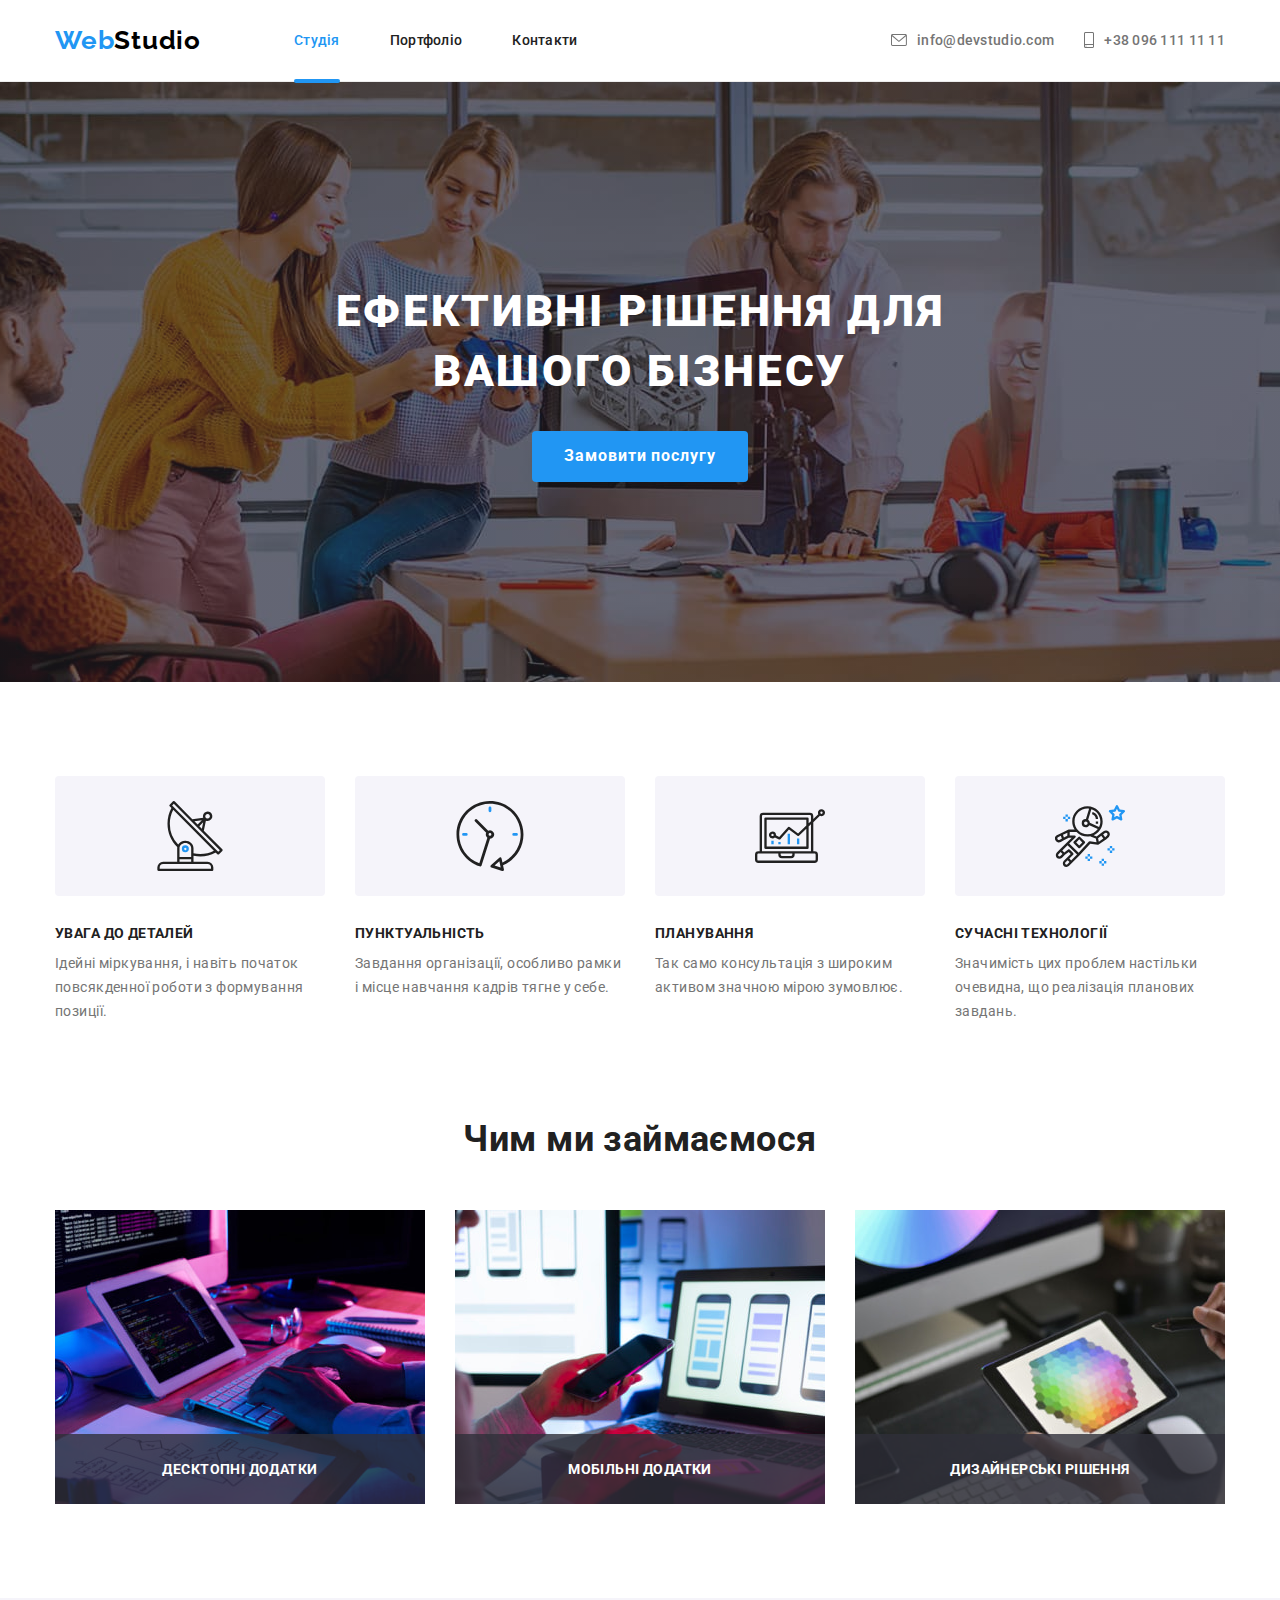
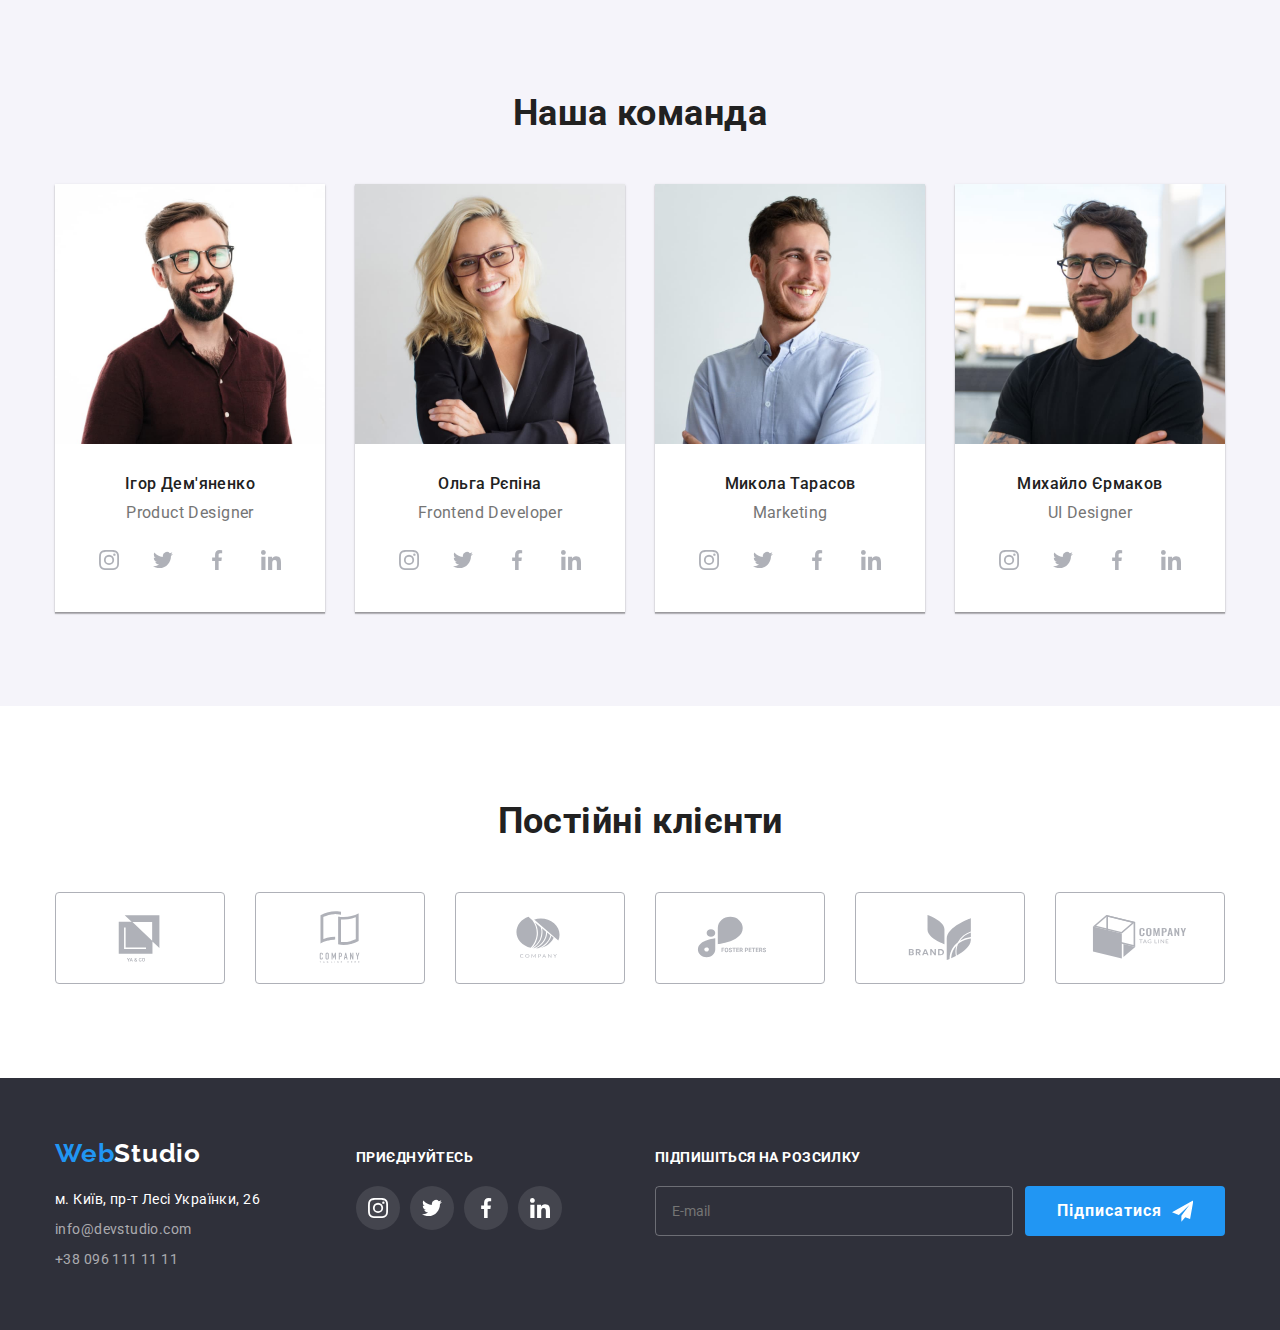
<file: index.html>
<!DOCTYPE html>
<html lang="uk">
  <head>
    <meta charset="UTF-8" />
    <meta http-equiv="X-UA-Compatible" content="IE=edge" />
    <meta name="viewport" content="width=device-width, initial-scale=1.0" />
    <title>Студія</title>
    <link rel="preconnect" href="https://fonts.googleapis.com" />
    <link rel="preconnect" href="https://fonts.gstatic.com" crossorigin />
    <link
      href="https://fonts.googleapis.com/css2?family=Raleway:wght@700&family=Roboto:wght@400;500;700;900&display=swap"
      rel="stylesheet"
    />
    <link
      rel="stylesheet"
      href="https://cdnjs.cloudflare.com/ajax/libs/modern-normalize/1.1.0/modern-normalize.min.css"
    />
    <link rel="stylesheet" href="./css/main.min.css" />
  </head>

  <body>
    <header class="page-header">
      <div class="container header-wrap">
        <nav class="navigation">
          <a href="./index.html" lang="en" class="logo"
            ><span>Web</span>Studio</a
          >
          <ul class="navigation-list">
            <li class="navigation-item">
              <a href="./index.html" class="current navigation-link">Студія</a>
            </li>
            <li class="navigation-item">
              <a href="./portfolio.html" class="navigation-link">Портфоліо</a>
            </li>
            <li class="navigation-item">
              <a href="#" class="navigation-link">Контакти</a>
            </li>
          </ul>
        </nav>
        <ul class="header-contacts">
          <li>
            <a href="mailto:info@devstudio.com" class="header-mail">
              <svg class="mail-icon">
                <use href="./images/icons.svg#envelope"></use>
              </svg>
              info@devstudio.com</a
            >
          </li>
          <li>
            <a href="tel:+380961111111" class="header-tel">
              <svg class="tel-icon">
                <use href="./images/icons.svg#smartphone"></use>
              </svg>
              +38 096 111 11 11
            </a>
          </li>
        </ul>
        <button class="open-btn" type="button" data-menu-button>
          <svg class="open-btn-icon" width="40" height="40">
            <use href="./images/icons.svg#menu-open-btn"></use>
          </svg>
        </button>
      </div>
    </header>

    <main>
      <!-- Герой -->
      <section class="hero">
        <div class="container">
          <h1 class="hero-title">Ефективні рішення для вашого бізнесу</h1>
          <button type="button" class="main-button" data-modal-open>
            Замовити послугу
          </button>
        </div>
      </section>

      <!-- Переваги -->
      <section class="features section">
        <!-- Прихований заголовок секції -->
        <div class="container">
          <h2 class="visually-hidden">Особливості</h2>
          <ul class="features-list">
            <li class="features-item">
              <div class="features-item__icon">
                <svg width="70" height="70">
                  <use href="./images/icons.svg#antenna"></use>
                </svg>
              </div>
              <h3 class="features-item__title">Увага до деталей</h3>
              <p class="features-item__text">
                Ідейні міркування, і навіть початок повсякденної роботи з
                формування позиції.
              </p>
            </li>
            <li class="features-item">
              <div class="features-item__icon">
                <svg width="70" height="70">
                  <use href="./images/icons.svg#clock"></use>
                </svg>
              </div>
              <h3 class="features-item__title">Пунктуальність</h3>
              <p class="features-item__text">
                Завдання організації, особливо рамки і місце навчання кадрів
                тягне у себе.
              </p>
            </li>
            <li class="features-item">
              <div class="features-item__icon">
                <svg width="70" height="70">
                  <use href="./images/icons.svg#diagram"></use>
                </svg>
              </div>
              <h3 class="features-item__title">Планування</h3>
              <p class="features-item__text">
                Так само консультація з широким активом значною мірою зумовлює.
              </p>
            </li>
            <li class="features-item">
              <div class="features-item__icon">
                <svg width="70" height="70">
                  <use href="./images/icons.svg#astronaut"></use>
                </svg>
              </div>
              <h3 class="features-item__title">Сучасні технології</h3>
              <p class="features-item__text">
                Значимість цих проблем настільки очевидна, що реалізація
                планових завдань.
              </p>
            </li>
          </ul>
        </div>
      </section>

      <!-- Перелік послуг -->
      <section class="services section">
        <div class="container">
          <h2 class="title">Чим ми займаємося</h2>
          <ul class="services-list">
            <li class="services-item">
              <img
                srcset="./images/service1.jpg 1x, ./images/service1-2x.jpg 2x"
                src="./images/service1.jpg"
                alt="Написання коду"
                width="370"
                height="294"
              />
              <h3 class="services-item__desc">Десктопні додатки</h3>
            </li>
            <li class="services-item">
              <img
                srcset="./images/service2.jpg 1x, ./images/service2-2x.jpg 2x"
                src="./images/service2.jpg"
                alt="Адаптування контенту для мобільних телефонів"
                width="370"
                height="294"
              />
              <h3 class="services-item__desc">Мобільні додатки</h3>
            </li>
            <li class="services-item">
              <img
                srcset="./images/service3.jpg 1x, ./images/service3-2x.jpg 2x"
                src="./images/service3.jpg"
                alt="Індивідуальний підбір оформлення"
                width="370"
                height="294"
              />
              <h3 class="services-item__desc">Дизайнерські рішення</h3>
            </li>
          </ul>
        </div>
      </section>

      <!-- Команда -->
      <section class="team section">
        <div class="container">
          <h2 class="title">Наша команда</h2>
          <ul class="team-list">
            <li class="team-card">
              <picture>
                <source
                  srcset="./images/proddes.jpg 1x, ./images/proddes2x.jpg 2x"
                  media="(min-width:1200px)"
                />
                <source
                  srcset="
                    ./images/proddes-tab.jpg   1x,
                    ./images/proddes-tab2x.jpg 2x
                  "
                  media="(min-width:768px)"
                />
                <source
                  srcset="
                    ./images/proddes-mob.jpg   1x,
                    ./images/proddes-mob2x.jpg 2x
                  "
                  media="(max-width:767px)"
                />
                <img src="./images/proddes.jpg" alt="Фото Ігоря Дем'яненка" />
              </picture>
              <h3 class="team-card__member">Ігор Дем'яненко</h3>
              <p lang="en" class="team-card__desc">Product Designer</p>

              <ul class="social-list">
                <li>
                  <a href="" class="social-list__link">
                    <svg class="social-icon">
                      <use href="./images/icons.svg#instagram"></use>
                    </svg>
                  </a>
                </li>
                <li>
                  <a href="" class="social-list__link">
                    <svg class="social-icon">
                      <use href="./images/icons.svg#twitter"></use>
                    </svg>
                  </a>
                </li>
                <li>
                  <a href="" class="social-list__link">
                    <svg class="social-icon">
                      <use href="./images/icons.svg#facebook"></use>
                    </svg>
                  </a>
                </li>
                <li>
                  <a href="" class="social-list__link">
                    <svg class="social-icon">
                      <use href="./images/icons.svg#linkedin"></use>
                    </svg>
                  </a>
                </li>
              </ul>
            </li>
            <li class="team-card">
              <picture>
                <source
                  srcset="./images/frontdev.jpg 1x, ./images/frontdev2x.jpg 2x"
                  media="(min-width:1200px)"
                />
                <source
                  srcset="
                    ./images/frontdev-tab.jpg   1x,
                    ./images/frontdev-tab2x.jpg 2x
                  "
                  media="(min-width:768px)"
                />
                <source
                  srcset="
                    ./images/frontdev-mob.jpg   1x,
                    ./images/frontdev-mob2x.jpg 2x
                  "
                  media="(max-width:767px)"
                />
                <img src="./images/frontdev.jpg" alt="Фото Ольги Рєпіної" />
              </picture>
              <h3 class="team-card__member">Ольга Рєпіна</h3>
              <p lang="en" class="team-card__desc">Frontend Developer</p>
              <ul class="social-list">
                <li>
                  <a href="" class="social-list__link">
                    <svg class="social-icon">
                      <use href="./images/icons.svg#instagram"></use>
                    </svg>
                  </a>
                </li>
                <li>
                  <a href="" class="social-list__link">
                    <svg class="social-icon">
                      <use href="./images/icons.svg#twitter"></use>
                    </svg>
                  </a>
                </li>
                <li>
                  <a href="" class="social-list__link">
                    <svg class="social-icon">
                      <use href="./images/icons.svg#facebook"></use>
                    </svg>
                  </a>
                </li>
                <li>
                  <a href="" class="social-list__link">
                    <svg class="social-icon">
                      <use href="./images/icons.svg#linkedin"></use>
                    </svg>
                  </a>
                </li>
              </ul>
            </li>
            <li class="team-card">
              <picture>
                <source
                  srcset="
                    ./images/marketing.jpg   1x,
                    ./images/marketing2x.jpg 2x
                  "
                  media="(min-width:1200px)"
                />
                <source
                  srcset="
                    ./images/marketing-tab.jpg   1x,
                    ./images/marketing-tab2x.jpg 2x
                  "
                  media="(min-width:768px)"
                />
                <source
                  srcset="
                    ./images/marketing-mob.jpg   1x,
                    ./images/marketing-mob2x.jpg 2x
                  "
                  media="(max-width:767px)"
                />
                <img src="./images/marketing.jpg" alt="Фото Миколи Тарасова" />
              </picture>
              <h3 class="team-card__member">Микола Тарасов</h3>
              <p lang="en" class="team-card__desc">Marketing</p>
              <ul class="social-list">
                <li>
                  <a href="" class="social-list__link">
                    <svg class="social-icon">
                      <use href="./images/icons.svg#instagram"></use>
                    </svg>
                  </a>
                </li>
                <li>
                  <a href="" class="social-list__link">
                    <svg class="social-icon">
                      <use href="./images/icons.svg#twitter"></use>
                    </svg>
                  </a>
                </li>
                <li>
                  <a href="" class="social-list__link">
                    <svg class="social-icon">
                      <use href="./images/icons.svg#facebook"></use>
                    </svg>
                  </a>
                </li>
                <li>
                  <a href="" class="social-list__link">
                    <svg class="social-icon">
                      <use href="./images/icons.svg#linkedin"></use>
                    </svg>
                  </a>
                </li>
              </ul>
            </li>
            <li class="team-card">
              <picture>
                <source
                  srcset="./images/uides.jpg 1x, ./images/uides2x.jpg 2x"
                  media="(min-width:1200px)"
                />
                <source
                  srcset="
                    ./images/uides-tab.jpg   1x,
                    ./images/uides-tab2x.jpg 2x
                  "
                  media="(min-width:768px)"
                />
                <source
                  srcset="
                    ./images/uides-mob.jpg   1x,
                    ./images/uides-mob2x.jpg 2x
                  "
                  media="(max-width:767px)"
                />
                <img src="./images/uides.jpg" alt="Фото Михайла Єрмакова" />
              </picture>
              <h3 class="team-card__member">Михайло Єрмаков</h3>
              <p lang="en" class="team-card__desc">UI Designer</p>
              <ul class="social-list">
                <li>
                  <a href="" class="social-list__link">
                    <svg class="social-icon">
                      <use href="./images/icons.svg#instagram"></use>
                    </svg>
                  </a>
                </li>
                <li>
                  <a href="" class="social-list__link">
                    <svg class="social-icon">
                      <use href="./images/icons.svg#twitter"></use>
                    </svg>
                  </a>
                </li>
                <li>
                  <a href="" class="social-list__link">
                    <svg class="social-icon">
                      <use href="./images/icons.svg#facebook"></use>
                    </svg>
                  </a>
                </li>
                <li>
                  <a href="" class="social-list__link">
                    <svg class="social-icon">
                      <use href="./images/icons.svg#linkedin"></use>
                    </svg>
                  </a>
                </li>
              </ul>
            </li>
          </ul>
        </div>
      </section>

      <!-- Клієнти -->
      <section class="clients section">
        <div class="container">
          <h2 class="title">Постійні клієнти</h2>
          <ul class="clients-list">
            <li>
              <a href="" class="clients-item">
                <svg class="clients-icon">
                  <use href="./images/icons.svg#icon-logo1"></use>
                </svg>
              </a>
            </li>
            <li>
              <a href="" class="clients-item">
                <svg class="clients-icon">
                  <use href="./images/icons.svg#icon-logo2"></use>
                </svg>
              </a>
            </li>
            <li>
              <a href="" class="clients-item">
                <svg class="clients-icon">
                  <use href="./images/icons.svg#icon-logo3"></use>
                </svg>
              </a>
            </li>
            <li>
              <a href="" class="clients-item">
                <svg class="clients-icon">
                  <use href="./images/icons.svg#icon-logo4"></use>
                </svg>
              </a>
            </li>
            <li>
              <a href="" class="clients-item">
                <svg class="clients-icon">
                  <use href="./images/icons.svg#icon-logo5"></use>
                </svg>
              </a>
            </li>
            <li>
              <a href="" class="clients-item">
                <svg class="clients-icon">
                  <use href="./images/icons.svg#icon-logo6"></use>
                </svg>
              </a>
            </li>
          </ul>
        </div>
      </section>
    </main>

    <footer class="footer">
      <div class="container footer-wrap">
        <div class="footer-wrap-box">
          <a href="./index.html" lang="en" class="logo logo--dark"
            ><span>Web</span>Studio</a
          >
          <address class="footer-address">
            <ul class="contacts-list">
              <li class="contacts-item">
                <a
                  href="https://goo.gl/maps/XYZmsrsQ4E4qBGL48"
                  target="_blank"
                  rel="noopener noreferrer"
                  class="location contacts-link"
                  >м. Київ, пр-т Лесі Українки, 26</a
                >
              </li>
              <li class="contacts-item">
                <a
                  href="mailto:info@devstudio.com"
                  class="footer-mail contacts-link"
                  >info@devstudio.com</a
                >
              </li>
              <li class="contacts-item">
                <a href="tel:+380961111111" class="footer-tel contacts-link"
                  >+38 096 111 11 11</a
                >
              </li>
            </ul>
          </address>
        </div>
        <div class="footer__social-box">
          <h3 class="footer-title">Приєднуйтесь</h3>
          <ul class="social-list">
            <li>
              <a href="" class="social-list__link social-list__link--dark">
                <svg class="social-icon social-icon--dark">
                  <use href="./images/icons.svg#instagram"></use>
                </svg>
              </a>
            </li>
            <li>
              <a href="" class="social-list__link social-list__link--dark">
                <svg class="social-icon social-icon--dark">
                  <use href="./images/icons.svg#twitter"></use>
                </svg>
              </a>
            </li>
            <li>
              <a href="" class="social-list__link social-list__link--dark">
                <svg class="social-icon social-icon--dark">
                  <use href="./images/icons.svg#facebook"></use>
                </svg>
              </a>
            </li>
            <li>
              <a href="" class="social-list__link social-list__link--dark">
                <svg class="social-icon social-icon--dark">
                  <use href="./images/icons.svg#linkedin"></use>
                </svg>
              </a>
            </li>
          </ul>
        </div>
        <form class="subscription">
          <div class="subscription-box">
            <div class="sub-form">
              <label for="sub-mail" class="footer-title"
                >Підпишіться на розсилку</label
              >
              <input
                type="email"
                name="mail"
                id="sub-mail"
                placeholder="E-mail"
                class="sub-form__input"
              />
            </div>
            <button type="button" class="main-button sub-btn">
              <span>Підписатися</span>
              <svg class="sub-btn__icon">
                <use href="./images/icons.svg#send"></use>
              </svg>
            </button>
          </div>
        </form>
      </div>
    </footer>

    <!-- Модальне вікно -->
    <div class="backdrop is-hidden" data-modal>
      <div class="modal">
        <button class="close-button" data-modal-close>
          <svg class="close-btn__icon">
            <use href="./images/icons.svg#close-button"></use>
          </svg>
        </button>
        <h3 class="modal-title">Залиште свої дані, ми вам передзвонимо</h3>
        <form action="#" class="modal-form">
          <div class="form-field">
            <label for="name">Ім'я</label>
            <div class="form-input">
              <input type="text" name="name" id="name" />
              <svg class="form-input__icon">
                <use href="./images/icons.svg#person"></use>
              </svg>
            </div>
          </div>
          <div class="form-field">
            <label for="tel">Телефон</label>
            <div class="form-input">
              <input type="tel" name="tel" id="tel" />
              <svg class="form-input__icon">
                <use href="./images/icons.svg#phone"></use>
              </svg>
            </div>
          </div>
          <div class="form-field">
            <label for="mail">Пошта</label>
            <div class="form-input">
              <input type="email" name="mail" id="mail" />
              <svg class="form-input__icon">
                <use href="./images/icons.svg#email"></use>
              </svg>
            </div>
          </div>
          <div class="form-field form-comment">
            <label for="comment">Коментар</label>
            <textarea
              name="comment"
              id="comment"
              placeholder="Введіть текст"
            ></textarea>
          </div>
          <div class="license">
            <input
              type="checkbox"
              name="license-agreement"
              value="license-agreement"
              id="license-agreement"
              class="visually-hidden"
            />
            <label for="license-agreement" class="license-text"
              >Погоджуюся з розсилкою та приймаю <a
                href="#"
                class="contract-license"
                >Умови договору</a
              ></label
            >
          </div>
          <button type="submit" class="main-button form-btn">Відправити</button>
        </form>
      </div>
    </div>

    <!-- Мобільне меню -->
    <div class="mob-menu is-hidden" data-menu>
      <div class="container">
        <button class="close-button close-button--bigger" data-menu-close>
          <svg class="close-btn__icon">
            <use href="./images/icons.svg#close-button"></use>
          </svg>
        </button>
        <nav class="modal-menu__nav">
          <ul class="mob-menu__list">
            <li>
              <a href="./index.html" class="current mob-menu__item">Студія</a>
            </li>
            <li>
              <a href="./portfolio.html" class="mob-menu__item">Портфоліо</a>
            </li>
            <li><a href="#" class="mob-menu__item">Контакти</a></li>
          </ul>
        </nav>
        <div>
          <ul class="mob-menu__contacts">
            <li>
              <a href="tel:+380961111111" class="mob-menu__tel">
                +38 096 111 11 11
              </a>
            </li>
            <li>
              <a href="mailto:info@devstudio.com" class="mob-menu__mail">
                info@devstudio.com</a
              >
            </li>
          </ul>

          <ul class="mob-menu__social">
            <li>
              <a href="#" class="mob-menu__social-link">Instagram</a>
            </li>
            <li><a href="#" class="mob-menu__social-link">Twitter</a></li>
            <li>
              <a href="#" class="mob-menu__social-link">Facebook</a>
            </li>
            <li>
              <a href="#" class="mob-menu__social-link">LinkedIn</a>
            </li>
          </ul>
        </div>
      </div>
    </div>
    <script src="./js/modal.js"></script>
    <script src="./js/mob-menu.js"></script>
  </body>
</html>
</file>
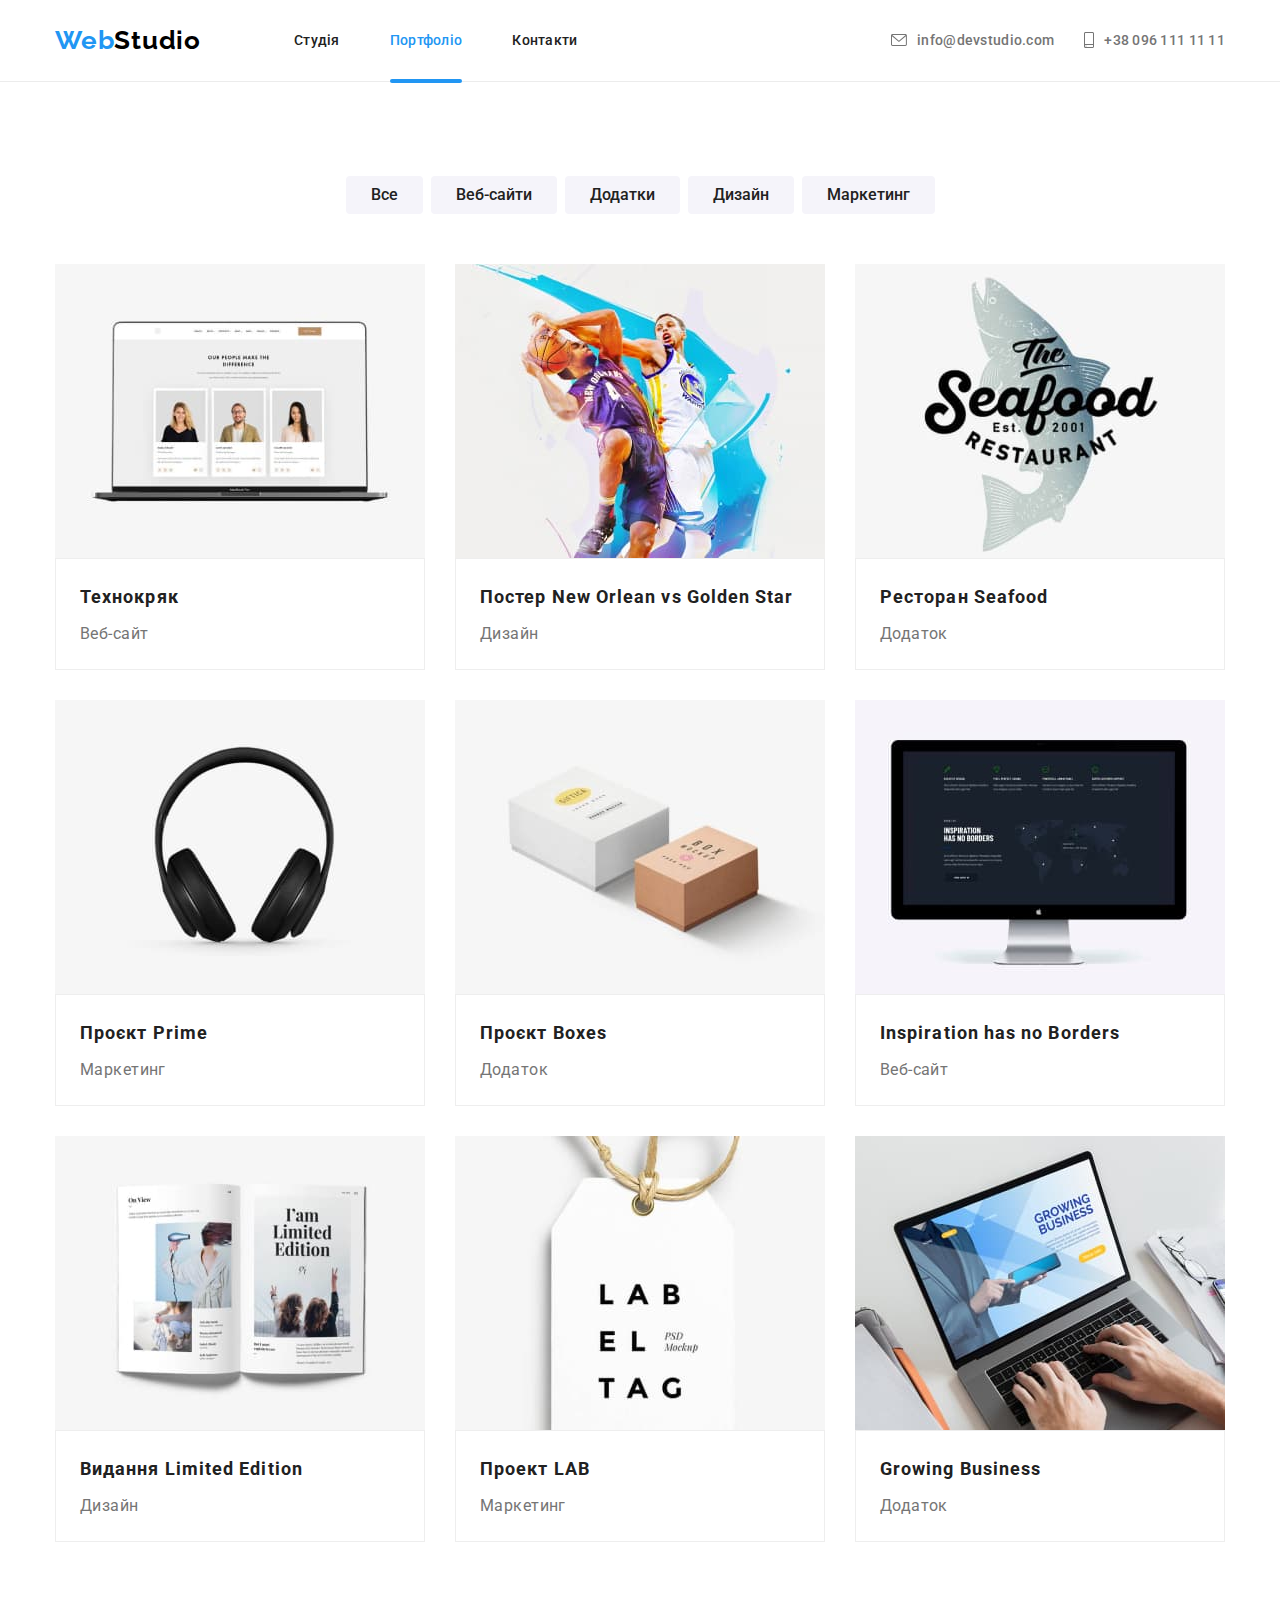
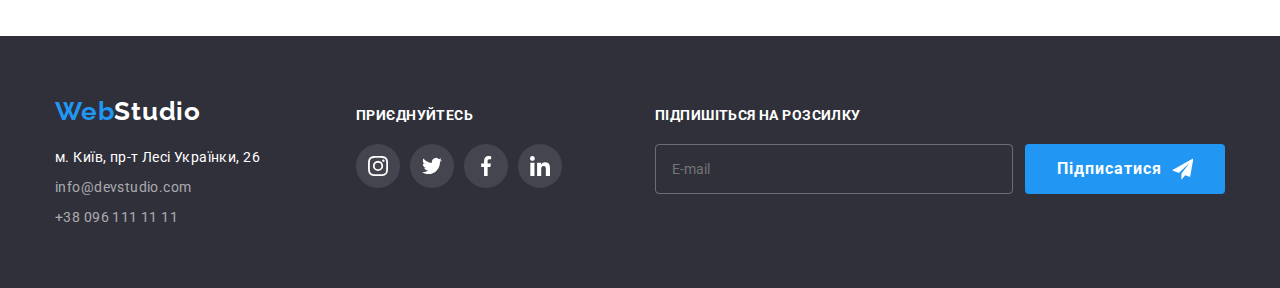
<file: portfolio.html>
<!DOCTYPE html>
<html lang="uk">
  <head>
    <meta charset="UTF-8" />
    <meta http-equiv="X-UA-Compatible" content="IE=edge" />
    <meta name="viewport" content="width=device-width, initial-scale=1.0" />
    <title>Портфоліо</title>
    <link rel="preconnect" href="https://fonts.googleapis.com" />
    <link rel="preconnect" href="https://fonts.gstatic.com" crossorigin />
    <link
      href="https://fonts.googleapis.com/css2?family=Raleway:wght@700&family=Roboto:wght@400;500;700;900&display=swap"
      rel="stylesheet"
    />
    <link
      rel="stylesheet"
      href="https://cdnjs.cloudflare.com/ajax/libs/modern-normalize/1.1.0/modern-normalize.min.css"
    />
    <link rel="stylesheet" href="./css/main.min.css" />
  </head>
  <body>
    <header class="page-header">
      <div class="container header-wrap">
        <nav class="navigation">
          <a href="./index.html" lang="en" class="logo"
            ><span>Web</span>Studio</a
          >
          <ul class="navigation-list">
            <li class="navigation-item">
              <a href="./index.html" class="navigation-link">Студія</a>
            </li>
            <li class="navigation-item">
              <a href="./portfolio.html" class="current navigation-link"
                >Портфоліо</a
              >
            </li>
            <li class="navigation-item">
              <a href="#" class="navigation-link">Контакти</a>
            </li>
          </ul>
        </nav>
        <ul class="header-contacts">
          <li>
            <a href="mailto:info@devstudio.com" class="header-mail">
              <svg class="mail-icon" width="16" height="12">
                <use href="./images/icons.svg#envelope"></use>
              </svg>
              info@devstudio.com</a
            >
          </li>
          <li>
            <a href="tel:+380961111111" class="header-tel">
              <svg class="tel-icon" width="10" height="16">
                <use href="./images/icons.svg#smartphone"></use>
              </svg>
              +38 096 111 11 11
            </a>
          </li>
        </ul>
        <button class="open-btn" type="button" data-menu-button>
          <svg class="open-btn-icon" width="40" height="40">
            <use href="./images/icons.svg#menu-open-btn"></use>
          </svg>
        </button>
      </div>
    </header>

    <main>
      <section class="section">
        <div class="container">
          <!-- Прихований логічний заголовок для секції -->
          <h1 class="visually-hidden">Наші роботи</h1>
          <!-- Фільтр прикладів робіт -->
          <ul class="filter">
            <li><button type="button" class="button">Все</button></li>
            <li><button type="button" class="button">Веб-сайти</button></li>
            <li><button type="button" class="button">Додатки</button></li>
            <li><button type="button" class="button">Дизайн</button></li>
            <li><button type="button" class="button">Маркетинг</button></li>
          </ul>

          <!-- Бібліотека робіт -->
          <ul class="works">
            <li class="works-item">
              <a href="" class="works-card">
                <div class="works-img">
                  <picture>
                    <source
                      srcset="
                        ./images/project1.jpg    1x,
                        ./images/project1-2x.jpg 2x
                      "
                      media="(min-width:1200px)"
                    />
                    <source
                      srcset="
                        ./images/project1-tab.jpg   1x,
                        ./images/project1-tab2x.jpg 2x
                      "
                      media="(min-width:768px)"
                    />
                    <source
                      srcset="
                        ./images/project1-mob.jpg   1x,
                        ./images/project1-mob2x.jpg 2x
                      "
                      media="(max-width:767px)"
                    />
                    <img
                      src="./images/project1.jpg"
                      alt="Приклад сторінки веб-сайту на екрані лептопа"
                    />
                  </picture>
                  <p class="works-text">
                    Ресурс пропонує комплексні пропозиції з різним рівнем
                    функціоналу та сервісів. Все це дозволить відвідувачу
                    отримати вичерпні відомості про компанію чи приватну особу.
                  </p>
                </div>
                <div class="works-desc">
                  <h2 class="works-desc__title">Технокряк</h2>
                  <p class="works-desc__type">Веб-сайт</p>
                </div>
              </a>
            </li>
            <li class="works-item">
              <a href="" class="works-card">
                <div class="works-img">
                  <picture>
                    <source
                      srcset="
                        ./images/project2.jpg    1x,
                        ./images/project2-2x.jpg 2x
                      "
                      media="(min-width:1200px)"
                    />
                    <source
                      srcset="
                        ./images/project2-tab.jpg   1x,
                        ./images/project2-tab2x.jpg 2x
                      "
                      media="(min-width:768px)"
                    />
                    <source
                      srcset="
                        ./images/project2-mob.jpg   1x,
                        ./images/project2-mob2x.jpg 2x
                      "
                      media="(max-width:767px)"
                    />
                    <img
                      src="./images/project2.jpg"
                      alt="Два баскетболісти-суперники у грі"
                    />
                  </picture>
                  <p class="works-text">
                    Ресурс пропонує комплексні пропозиції з різним рівнем
                    функціоналу та сервісів. Все це дозволить відвідувачу
                    отримати вичерпні відомості про компанію чи приватну особу.
                  </p>
                </div>
                <div class="works-desc">
                  <h2 class="works-desc__title">
                    Постер <span lang="en">New Orlean vs Golden Star</span>
                  </h2>
                  <p class="works-desc__type">Дизайн</p>
                </div>
              </a>
            </li>
            <li class="works-item">
              <a href="" class="works-card">
                <div class="works-img">
                  <picture>
                    <source
                      srcset="
                        ./images/project3.jpg    1x,
                        ./images/project3-2x.jpg 2x
                      "
                      media="(min-width:1200px)"
                    />
                    <source
                      srcset="
                        ./images/project3-tab.jpg   1x,
                        ./images/project3-tab2x.jpg 2x
                      "
                      media="(min-width:768px)"
                    />
                    <source
                      srcset="
                        ./images/project3-mob.jpg   1x,
                        ./images/project3-mob2x.jpg 2x
                      "
                      media="(max-width:767px)"
                    />
                    <img
                      src="./images/project3.jpg"
                      alt="Зразок логотипу ресторану в додатку"
                    />
                  </picture>
                  <p class="works-text">
                    Ресурс пропонує комплексні пропозиції з різним рівнем
                    функціоналу та сервісів. Все це дозволить відвідувачу
                    отримати вичерпні відомості про компанію чи приватну особу.
                  </p>
                </div>
                <div class="works-desc">
                  <h2 class="works-desc__title">
                    Ресторан <span lang="en">Seafood</span>
                  </h2>
                  <p class="works-desc__type">Додаток</p>
                </div>
              </a>
            </li>
            <li class="works-item">
              <a href="" class="works-card">
                <div class="works-img">
                  <picture>
                    <source
                      srcset="
                        ./images/project4.jpg    1x,
                        ./images/project4-2x.jpg 2x
                      "
                      media="(min-width:1200px)"
                    />
                    <source
                      srcset="
                        ./images/project4-tab.jpg   1x,
                        ./images/project4-tab2x.jpg 2x
                      "
                      media="(min-width:768px)"
                    />
                    <source
                      srcset="
                        ./images/project4-mob.jpg   1x,
                        ./images/project4-mob2x.jpg 2x
                      "
                      media="(max-width:767px)"
                    />
                    <img
                      src="./images/project4.jpg"
                      alt="Пара бездротових накладних навушників"
                    />
                  </picture>
                  <p class="works-text">
                    Ресурс пропонує комплексні пропозиції з різним рівнем
                    функціоналу та сервісів. Все це дозволить відвідувачу
                    отримати вичерпні відомості про компанію чи приватну особу.
                  </p>
                </div>
                <div class="works-desc">
                  <h2 class="works-desc__title">
                    Проєкт <span lang="en">Prime</span>
                  </h2>
                  <p class="works-desc__type">Маркетинг</p>
                </div>
              </a>
            </li>
            <li class="works-item">
              <a href="" class="works-card">
                <div class="works-img">
                  <picture>
                    <source
                      srcset="
                        ./images/project5.jpg    1x,
                        ./images/project5-2x.jpg 2x
                      "
                      media="(min-width:1200px)"
                    />
                    <source
                      srcset="
                        ./images/project5-tab.jpg   1x,
                        ./images/project5-tab2x.jpg 2x
                      "
                      media="(min-width:768px)"
                    />
                    <source
                      srcset="
                        ./images/project5-mob.jpg   1x,
                        ./images/project5-mob2x.jpg 2x
                      "
                      media="(max-width:767px)"
                    />
                    <img
                      src="./images/project5.jpg"
                      alt="Дві різномасштабні коробки"
                    />
                  </picture>
                  <p class="works-text">
                    Ресурс пропонує комплексні пропозиції з різним рівнем
                    функціоналу та сервісів. Все це дозволить відвідувачу
                    отримати вичерпні відомості про компанію чи приватну особу.
                  </p>
                </div>
                <div class="works-desc">
                  <h2 class="works-desc__title">
                    Проєкт <span lang="en">Boxes</span>
                  </h2>
                  <p class="works-desc__type">Додаток</p>
                </div>
              </a>
            </li>
            <li class="works-item">
              <a href="" class="works-card">
                <div class="works-img">
                  <picture>
                    <source
                      srcset="
                        ./images/project6.jpg    1x,
                        ./images/project6-2x.jpg 2x
                      "
                      media="(min-width:1200px)"
                    />
                    <source
                      srcset="
                        ./images/project6-tab.jpg   1x,
                        ./images/project6-tab2x.jpg 2x
                      "
                      media="(min-width:768px)"
                    />
                    <source
                      srcset="
                        ./images/project6-mob.jpg   1x,
                        ./images/project6-mob2x.jpg 2x
                      "
                      media="(max-width:767px)"
                    />
                    <img
                      src="./images/project6.jpg"
                      alt="Сторінка веб-сайту на екрані комп'ютера"
                    />
                  </picture>
                  <p class="works-text">
                    Ресурс пропонує комплексні пропозиції з різним рівнем
                    функціоналу та сервісів. Все це дозволить відвідувачу
                    отримати вичерпні відомості про компанію чи приватну особу.
                  </p>
                </div>
                <div class="works-desc">
                  <h2 class="works-desc__title">
                    <span lang="en">Inspiration has no Borders</span>
                  </h2>
                  <p class="works-desc__type">Веб-сайт</p>
                </div>
              </a>
            </li>
            <li class="works-item">
              <a href="" class="works-card">
                <div class="works-img">
                  <picture>
                    <source
                      srcset="
                        ./images/project7.jpg    1x,
                        ./images/project7-2x.jpg 2x
                      "
                      media="(min-width:1200px)"
                    />
                    <source
                      srcset="
                        ./images/project7-tab.jpg   1x,
                        ./images/project7-tab2x.jpg 2x
                      "
                      media="(min-width:768px)"
                    />
                    <source
                      srcset="
                        ./images/project7-mob.jpg   1x,
                        ./images/project7-mob2x.jpg 2x
                      "
                      media="(max-width:767px)"
                    />
                    <img
                      src="./images/project7.jpg"
                      alt="Оформлення інформації у вигляді журналу"
                    />
                  </picture>
                  <p class="works-text">
                    Ресурс пропонує комплексні пропозиції з різним рівнем
                    функціоналу та сервісів. Все це дозволить відвідувачу
                    отримати вичерпні відомості про компанію чи приватну особу.
                  </p>
                </div>
                <div class="works-desc">
                  <h2 class="works-desc__title">
                    Видання <span lang="en">Limited Edition</span>
                  </h2>
                  <p class="works-desc__type">Дизайн</p>
                </div>
              </a>
            </li>
            <li class="works-item">
              <a href="" class="works-card">
                <div class="works-img">
                  <picture>
                    <source
                      srcset="
                        ./images/project8.jpg    1x,
                        ./images/project8-2x.jpg 2x
                      "
                      media="(min-width:1200px)"
                    />
                    <source
                      srcset="
                        ./images/project8-tab.jpg   1x,
                        ./images/project8-tab2x.jpg 2x
                      "
                      media="(min-width:768px)"
                    />
                    <source
                      srcset="
                        ./images/project8-mob.jpg   1x,
                        ./images/project8-mob2x.jpg 2x
                      "
                      media="(max-width:767px)"
                    />
                    <img src="./images/project8.jpg" alt="Рекламний стікер" />
                  </picture>
                  <p class="works-text">
                    Ресурс пропонує комплексні пропозиції з різним рівнем
                    функціоналу та сервісів. Все це дозволить відвідувачу
                    отримати вичерпні відомості про компанію чи приватну особу.
                  </p>
                </div>
                <div class="works-desc">
                  <h2 class="works-desc__title">
                    Проект <span lang="en">LAB</span>
                  </h2>
                  <p class="works-desc__type">Маркетинг</p>
                </div>
              </a>
            </li>
            <li class="works-item">
              <a href="" class="works-card">
                <div class="works-img">
                  <picture>
                    <source
                      srcset="
                        ./images/project9.jpg    1x,
                        ./images/project9-2x.jpg 2x
                      "
                      media="(min-width:1200px)"
                    />
                    <source
                      srcset="
                        ./images/project9-tab.jpg   1x,
                        ./images/project9-tab2x.jpg 2x
                      "
                      media="(min-width:768px)"
                    />
                    <source
                      srcset="
                        ./images/project9-mob.jpg   1x,
                        ./images/project9-mob2x.jpg 2x
                      "
                      media="(max-width:767px)"
                    />
                    <img
                      src="./images/project9.jpg"
                      alt="Приклад сторінки додатку для комп'ютера"
                    />
                  </picture>
                  <p class="works-text">
                    Ресурс пропонує комплексні пропозиції з різним рівнем
                    функціоналу та сервісів. Все це дозволить відвідувачу
                    отримати вичерпні відомості про компанію чи приватну особу.
                  </p>
                </div>
                <div class="works-desc">
                  <h2 class="works-desc__title">
                    <span lang="en">Growing Business</span>
                  </h2>
                  <p class="works-desc__type">Додаток</p>
                </div>
              </a>
            </li>
          </ul>
        </div>
      </section>
    </main>

    <footer class="footer">
      <div class="container footer-wrap">
        <div class="footer-wrap-box">
          <a href="./index.html" lang="en" class="logo logo--dark"
            ><span>Web</span>Studio</a
          >
          <address class="footer-address">
            <ul class="contacts-list">
              <li class="contacts-item">
                <a
                  href="https://goo.gl/maps/XYZmsrsQ4E4qBGL48"
                  target="_blank"
                  rel="noopener noreferrer"
                  class="location contacts-link"
                  >м. Київ, пр-т Лесі Українки, 26</a
                >
              </li>
              <li class="contacts-item">
                <a
                  href="mailto:info@devstudio.com"
                  class="footer-mail contacts-link"
                  >info@devstudio.com</a
                >
              </li>
              <li class="contacts-item">
                <a href="tel:+380961111111" class="footer-tel contacts-link"
                  >+38 096 111 11 11</a
                >
              </li>
            </ul>
          </address>
        </div>
        <div class="footer__social-box">
          <h3 class="footer-title">Приєднуйтесь</h3>
          <ul class="social-list">
            <li>
              <a href="" class="social-list__link social-list__link--dark">
                <svg class="social-icon social-icon--dark">
                  <use href="./images/icons.svg#instagram"></use>
                </svg>
              </a>
            </li>
            <li>
              <a href="" class="social-list__link social-list__link--dark">
                <svg class="social-icon social-icon--dark">
                  <use href="./images/icons.svg#twitter"></use>
                </svg>
              </a>
            </li>
            <li>
              <a href="" class="social-list__link social-list__link--dark">
                <svg class="social-icon social-icon--dark">
                  <use href="./images/icons.svg#facebook"></use>
                </svg>
              </a>
            </li>
            <li>
              <a href="" class="social-list__link social-list__link--dark">
                <svg class="social-icon social-icon--dark">
                  <use href="./images/icons.svg#linkedin"></use>
                </svg>
              </a>
            </li>
          </ul>
        </div>
        <form class="subscription">
          <div class="subscription-box">
            <div class="sub-form">
              <label for="sub-mail" class="footer-title"
                >Підпишіться на розсилку</label
              >
              <input
                type="email"
                name="mail"
                id="sub-mail"
                placeholder="E-mail"
                class="sub-form__input"
              />
            </div>
            <button type="button" class="main-button sub-btn">
              <span>Підписатися</span>
              <svg class="sub-btn__icon">
                <use href="./images/icons.svg#send"></use>
              </svg>
            </button>
          </div>
        </form>
      </div>
    </footer>

    <!-- Мобільне меню -->
    <div class="mob-menu is-hidden" data-menu>
      <div class="container">
        <button class="close-button close-button--bigger" data-menu-close>
          <svg class="close-btn__icon">
            <use href="./images/icons.svg#close-button"></use>
          </svg>
        </button>
        <nav class="modal-menu__nav">
          <ul class="mob-menu__list">
            <li>
              <a href="./index.html" class="mob-menu__item">Студія</a>
            </li>
            <li>
              <a href="./portfolio.html" class="current mob-menu__item"
                >Портфоліо</a
              >
            </li>
            <li><a href="#" class="mob-menu__item">Контакти</a></li>
          </ul>
        </nav>
        <div>
          <ul class="mob-menu__contacts">
            <li>
              <a href="tel:+380961111111" class="mob-menu__tel">
                +38 096 111 11 11
              </a>
            </li>
            <li>
              <a href="mailto:info@devstudio.com" class="mob-menu__mail">
                info@devstudio.com</a
              >
            </li>
          </ul>

          <ul class="mob-menu__social">
            <li>
              <a href="#" class="mob-menu__social-link">Instagram</a>
            </li>
            <li><a href="#" class="mob-menu__social-link">Twitter</a></li>
            <li>
              <a href="#" class="mob-menu__social-link">Facebook</a>
            </li>
            <li>
              <a href="#" class="mob-menu__social-link">LinkedIn</a>
            </li>
          </ul>
        </div>
      </div>
    </div>
    <script src="./js/mob-menu.js"></script>
  </body>
</html>
</file>
<file: css/main.min.css>
html{box-sizing:border-box}*,*::before,*::after{box-sizing:inherit}body{margin:0;background-color:#fff;color:#212121;font-family:Roboto,sans-serif;font-weight:400;font-size:14px;letter-spacing:.03em;line-height:1.2}ul{list-style:none;padding:0;margin:0}a{text-decoration:none}img{display:block;width:100%;max-width:100%;height:auto}.section{margin-top:0;margin-bottom:0;padding-top:60px;padding-bottom:60px}@media screen and (min-width: 1200px){.section{padding-top:94px;padding-bottom:94px}}.title{margin-top:0;margin-bottom:30px;font-size:28px;line-height:1.17;text-align:center}@media screen and (min-width: 1200px){.title{margin-bottom:50px;font-size:36px}}.container{position:relative;width:480px;max-width:100%;margin-left:auto;margin-right:auto;padding-left:15px;padding-right:15px}@media screen and (min-width: 768px){.container{width:768px}}@media screen and (min-width: 1200px){.container{width:1200px}}.visually-hidden{position:absolute;white-space:nowrap;width:1px;height:1px;overflow:hidden;border:0;padding:0;clip:rect(0 0 0 0);clip-path:inset(50%);margin:-1px}.logo{color:#000;font-family:Raleway,sans-serif;font-weight:700;font-size:24px;letter-spacing:.03em;transition:color 250ms cubic-bezier(0.4, 0, 0.2, 1)}.logo>span{color:#2196f3}.logo:focus{color:#2196f3;outline:none}@media screen and (min-width: 1200px){.logo{font-size:26px}}.social-list{display:flex;align-items:center;justify-content:center;gap:10px}.social-list__link{width:44px;height:44px;margin:0;display:flex;align-items:center;justify-content:center;background-color:#fff;border-radius:50%;transition:background-color 250ms cubic-bezier(0.4, 0, 0.2, 1)}.social-icon{width:20px;height:20px;fill:#afb1b8;transition:fill 250ms cubic-bezier(0.4, 0, 0.2, 1)}.social-list__link:hover,.social-list__link:focus{background-color:#2196f3;outline:none}.social-list__link:hover .social-icon,.social-list__link:focus .social-icon{fill:#fff}.backdrop{position:fixed;top:0;bottom:0;width:100%;height:100%;background-color:rgba(0,0,0,.2);transition:opacity 200ms linear,visibility 200ms linear}.backdrop.is-hidden{opacity:0;visibility:hidden;pointer-events:none}.modal{position:absolute;top:50%;left:50%;transform:translate(-50%, -50%) scale(1);transition:transform 200ms linear;width:450px;max-width:100%;height:609px;padding:40px;background-color:#fff;box-shadow:0px 1px 3px rgba(0,0,0,.12),0px 1px 1px rgba(0,0,0,.14),0px 2px 1px rgba(0,0,0,.2);border-radius:4px}@media screen and (min-width: 1200px){.modal{width:528px;height:581px}}.backdrop.is-hidden .modal{transform:translate(-50%, -50%) scale(0)}.modal-form{display:flex;flex-direction:column;justify-content:center;width:100%}.modal-title{margin:0 0 12px;font-size:20px;line-height:1.17;text-align:center}.form-field{display:flex;flex-direction:column;margin-bottom:10px}.form-field label{margin:0 0 4px;color:#757575;font-size:12px;line-height:1.17;letter-spacing:.01em}.form-field input{width:100%;margin:0;padding:12px 42px;border:1px solid rgba(33,33,33,.2);border-radius:4px;transition:border 250ms cubic-bezier(0.4, 0, 0.2, 1)}.form-field input:focus{border:1px solid #2196f3;outline:none}.form-comment{margin-bottom:20px}.form-comment textarea{width:100%;height:120px;resize:none;padding:12px 16px;border:1px solid rgba(33,33,33,.2);border-radius:4px;transition:border 250ms cubic-bezier(0.4, 0, 0.2, 1)}.form-comment textarea:focus{border:1px solid #2196f3;outline:none}.form-comment textarea::placeholder{color:rgba(117,117,117,.5);font-size:12px;line-height:1.17;letter-spacing:.01em}.form-input{display:flex;position:relative}.form-input__icon{position:absolute;width:18px;height:18px;margin-left:12px;top:50%;transform:translateY(-50%);fill:#212121;transition:fill 250ms cubic-bezier(0.4, 0, 0.2, 1)}.form-field input:focus+.form-input__icon{fill:#2196f3}.license{margin:0 0 30px}.license-text{display:block;color:#757575;font-size:12px;text-align:center}@media screen and (min-width: 1200px){.license-text{font-size:14px;line-height:1.71}}.license-text::before{content:"";display:inline-block;position:relative;top:3px;width:16px;height:15px;margin-right:7px;border:2px solid #212121;border-radius:2px}.license input:checked+.license-text::before{background-color:#2196f3;background-image:url(../images/vector.svg);background-repeat:no-repeat;background-position:center;border:none}.contract-license{color:#2196f3;text-decoration:underline}.form-btn{margin:0 auto;width:200px;height:50px;box-shadow:0px 4px 4px rgba(0,0,0,.15);border-radius:4px}.main-button{display:inline-block;border-radius:4px;padding:10px 32px;border:none;background-color:#2196f3;color:#fff;font-weight:700;font-size:16px;line-height:1.88;letter-spacing:.06em;text-align:center;transition:background-color 250ms cubic-bezier(0.4, 0, 0.2, 1)}.main-button:hover,.main-button:focus{background-color:#188ce8;cursor:pointer;outline:none}.close-button{position:absolute;top:8px;right:8px;width:30px;height:30px;display:flex;align-items:center;justify-content:center;background-color:#fff;border:1px solid rgba(0,0,0,.1);border-radius:50%;cursor:pointer}.close-button--bigger{width:40px;height:40px;border:none}.close-btn__icon{width:18px;height:18px;fill:#000;transition:fill 250ms cubic-bezier(0.4, 0, 0.2, 1)}.close-button:hover .close-btn__icon,.close-button:focus .close-btn__icon{fill:#2196f3}.page-header{font-weight:500;letter-spacing:.02em;border-bottom:1px solid #ececec;padding-top:10px;padding-bottom:10px}@media screen and (min-width: 768px){.page-header{padding-top:0;padding-bottom:0}}.header-wrap{display:flex;align-items:center;justify-content:space-between}@media screen and (min-width: 768px){.header-wrap{display:flex;align-items:center;justify-content:start}}.navigation{display:flex;align-items:center;justify-content:space-between}.navigation-list{display:none}@media screen and (min-width: 768px){.navigation-list{display:flex;align-items:center;justify-content:space-between;margin-left:87px}}@media screen and (min-width: 1200px){.navigation-list{margin-left:93px}}.navigation-item:not(:last-child){margin-right:50px}.navigation-link{display:block;padding-top:32px;padding-bottom:32px;color:#212121;transition:color 250ms cubic-bezier(0.4, 0, 0.2, 1)}.navigation-link:hover,.navigation-link:focus{color:#2196f3;outline:none}.navigation-link.current{color:#2196f3;position:relative}.navigation-link.current::after{position:absolute;content:"";height:4px;width:100%;bottom:-2px;left:0;background-color:#2196f3;border-radius:2px}.header-contacts{display:none}@media screen and (min-width: 768px){.header-contacts{display:flex;flex-direction:column;margin-left:auto;gap:10px}}@media screen and (min-width: 1200px){.header-contacts{display:flex;align-items:center;justify-content:start;flex-direction:row;gap:30px}}.header-mail,.header-tel{padding:0;display:flex;align-items:center;justify-content:start;color:#757575;font-size:12px;font-weight:500;letter-spacing:.02em;transition:color 250ms cubic-bezier(0.4, 0, 0.2, 1)}.header-mail:hover,.header-mail:focus,.header-tel:hover,.header-tel:focus{color:#2196f3;outline:none}@media screen and (min-width: 1200px){.header-mail,.header-tel{font-size:14px}}.mail-icon{width:14px;height:10px;margin-right:8px;fill:#757575;transition:fill 250ms cubic-bezier(0.4, 0, 0.2, 1)}.header-mail:hover .mail-icon,.header-mail:focus .mail-icon{fill:#2196f3}@media screen and (min-width: 1200px){.mail-icon{width:16px;height:12px;margin-right:10px}}.tel-icon{width:10px;height:14px;margin-right:8px;fill:#757575;transition:fill 250ms cubic-bezier(0.4, 0, 0.2, 1)}.header-tel:hover .tel-icon,.header-tel:focus .tel-icon{fill:#2196f3}@media screen and (min-width: 1200px){.tel-icon{width:10px;height:16px;margin-right:10px}}.open-btn{display:flex;align-items:center;justify-content:center;padding:0;background-color:inherit;border:none}.open-btn-icon{fill:#000}@media screen and (min-width: 768px){.open-btn{display:none}}.mob-menu{position:fixed;top:0;left:0;background-color:#fff;width:100vw;height:100vh}.mob-menu>.container{height:100%;display:flex;flex-direction:column;justify-content:space-between;overflow:auto;padding:48px 40px}@media screen and (min-width: 768px){.mob-menu{display:none}}.mob-menu.is-hidden{opacity:0;visibility:hidden;pointer-events:none}.mob-menu__list{display:flex;flex-direction:column;gap:32px}.mob-menu__item{color:#212121;font-weight:500;font-size:40px;letter-spacing:.02em}.mob-menu__item.current{color:#2196f3}.mob-menu__contacts{display:flex;flex-direction:column;gap:32px;margin-bottom:64px;font-weight:500;letter-spacing:.02em}.mob-menu__tel{font-size:34px;color:#2196f3}@media screen and (min-width: 480px){.mob-menu__tel{font-size:26px}}.mob-menu__mail{font-size:24px;color:#757575}.mob-menu__social{display:flex;align-items:center;justify-content:start;flex-wrap:wrap;row-gap:10px}.mob-menu__social li{position:relative;padding-right:21px}.mob-menu__social li:not(:last-child)::after{position:absolute;content:"";display:block;width:2px;height:22px;background-color:rgba(33,33,33,.2);top:0;right:10px}.mob-menu__social-link{color:#2196f3;font-size:18px;font-weight:500;line-height:1.22;letter-spacing:.02em}.hero{padding-top:118px;padding-bottom:118px;background-color:#2f303a;text-align:center;max-width:100vw;height:400px;margin-left:auto;margin-right:auto;background-repeat:no-repeat;background-size:cover;background-position:center;background-image:linear-gradient(rgba(47, 48, 58, 0.4), rgba(47, 48, 58, 0.4)),url(../images/bghero-mob.jpg)}@media(min-device-pixel-ratio: 2),(-webkit-min-device-pixel-ratio: 2),(min-resolution: 192dpi),(min-resolution: 2dppx){.hero{background-image:linear-gradient(rgba(47, 48, 58, 0.4), rgba(47, 48, 58, 0.4)),url(../images/bghero-mob2x.jpg)}}@media screen and (min-width: 768px){.hero{background-image:linear-gradient(rgba(47, 48, 58, 0.4), rgba(47, 48, 58, 0.4)),url(../images/bghero-tab.jpg)}}@media screen and (min-width: 768px)and (min-device-pixel-ratio: 2),screen and (min-width: 768px)and (-webkit-min-device-pixel-ratio: 2),screen and (min-width: 768px)and (min-resolution: 192dpi),screen and (min-width: 768px)and (min-resolution: 2dppx){.hero{background-image:linear-gradient(rgba(47, 48, 58, 0.4), rgba(47, 48, 58, 0.4)),url(../images/bghero-tab2x.jpg)}}@media screen and (min-width: 1200px){.hero{padding-top:200px;padding-bottom:200px;height:600px;background-image:linear-gradient(rgba(47, 48, 58, 0.4), rgba(47, 48, 58, 0.4)),url(../images/bghero.jpg)}}@media screen and (min-width: 1200px)and (min-device-pixel-ratio: 2),screen and (min-width: 1200px)and (-webkit-min-device-pixel-ratio: 2),screen and (min-width: 1200px)and (min-resolution: 192dpi),screen and (min-width: 1200px)and (min-resolution: 2dppx){.hero{background-image:linear-gradient(rgba(47, 48, 58, 0.4), rgba(47, 48, 58, 0.4)),url(../images/bghero2x.jpg)}}.hero-title{margin:0 auto 30px;max-width:360px;color:#fff;font-weight:900;font-size:26px;line-height:1.62;letter-spacing:.06em;text-transform:uppercase}@media screen and (min-width: 1200px){.hero-title{max-width:696px;font-size:44px;line-height:1.36}}@media screen and (min-width: 1200px){.features{padding-bottom:47px}}.features-list{display:flex;flex-wrap:wrap;gap:30px}.features-item{width:100%}@media screen and (min-width: 768px){.features-item{width:calc((100% - 30px)/2)}}@media screen and (min-width: 1200px){.features-item{width:calc((100% - 90px)/4)}}.features-item__icon{width:100%;height:120px;padding:0;margin:0 0 30px;display:flex;align-items:center;justify-content:center;background-color:#f5f4fa;border-radius:4px}.features-item__title{margin-top:0;margin-bottom:10px;text-align:center;font-size:inherit;line-height:1.14;text-transform:uppercase}@media screen and (min-width: 768px){.features-item__title{text-align:start}}.features-item__text{margin-top:0;margin-bottom:0;color:#757575;line-height:1.71}.services{padding-top:47px}@media(max-width: 1200px){.services{display:none}}.services-list{display:flex;gap:30px}.services-item{position:relative;display:flex;flex-direction:column}.services-item__desc{width:370px;height:70px;padding:27px 0;margin:0;position:absolute;bottom:0;background-color:rgba(47,48,58,.8);font-size:14px;color:#fff;text-transform:uppercase;text-align:center}.team{background-color:#f5f4fa}.team-list{display:flex;flex-wrap:wrap;gap:30px}.team-card{margin-top:0;margin-bottom:0;padding-bottom:30px;width:100%;background-color:#fff;box-shadow:0px 1px 3px rgba(0,0,0,.12),0px 1px 1px rgba(0,0,0,.14),0px 2px 1px rgba(0,0,0,.2)}@media screen and (min-width: 768px){.team-card{width:calc((100% - 30px)/2)}}@media screen and (min-width: 1200px){.team-card{width:calc((100% - 90px)/4)}}.team-card img{width:100%;margin-bottom:30px}.team-card__member{margin:0 auto 10px;font-weight:500;font-size:16px;text-align:center}.team-card__desc{margin:0 auto 16px;color:#757575;font-size:16px;text-align:center}.clients-list{display:flex;justify-content:center;flex-wrap:wrap;gap:30px}@media screen and (min-width: 1200px){.clients-list{display:flex;align-items:center;justify-content:center;flex-wrap:nowrap}}.clients-item{display:flex;align-items:center;justify-content:center;min-width:calc((100% - 30px)/2);height:92px;padding:16px 51px;border:1px solid #afb1b8;border-radius:4px;transition:border 250ms cubic-bezier(0.4, 0, 0.2, 1)}@media screen and (min-width: 768px){.clients-item{min-width:calc((100% - 60px)/3);padding:16px 59px}}@media screen and (min-width: 1200px){.clients-item{min-width:calc((100% - 150px)/6);padding:16px 31px}}.clients-item:hover,.clients-item:focus{border:1px solid #2196f3;outline:none}.clients-icon{width:106px;height:60px;fill:#afb1b8;transition:fill 250ms cubic-bezier(0.4, 0, 0.2, 1)}.clients-item:hover .clients-icon,.clients-item:focus .clients-icon{fill:#2196f3}.footer{padding-top:60px;padding-bottom:60px;background-color:#2f303a}.footer-wrap{display:flex;flex-direction:column;align-items:center;gap:60px}@media screen and (min-width: 768px){.footer-wrap{flex-direction:row;justify-content:space-around;align-items:baseline;flex-wrap:wrap;gap:0}}@media screen and (min-width: 1200px){.footer-wrap{flex-wrap:nowrap}}.logo--dark{display:inline-block;margin-top:0;margin-bottom:20px;color:#fff;transition:color 250ms cubic-bezier(0.4, 0, 0.2, 1)}.logo--dark:focus{color:#2196f3;outline:none}.footer-wrap-box{text-align:center}@media screen and (min-width: 768px){.footer-wrap-box{margin-bottom:60px}}@media screen and (min-width: 1200px){.footer-wrap-box{text-align:start;margin:0 70px 0 0}}.footer-address{width:232px;font-style:normal}@media screen and (min-width: 1200px){.footer-address{width:231px}}.contacts-item:not(:last-child){margin-bottom:8px}@media screen and (min-width: 1200px){.contacts-item:not(:last-child){margin-bottom:9px}}.location{color:#fff}.footer-mail,.footer-tel{color:rgba(255,255,255,.6)}.location,.footer-mail,.footer-tel{line-height:1.5;transition:color 250ms cubic-bezier(0.4, 0, 0.2, 1)}.location:hover,.location:focus,.footer-mail:hover,.footer-mail:focus,.footer-tel:hover,.footer-tel:focus{color:#2196f3;outline:none}.footer__social-box{width:206px;text-align:center}@media screen and (min-width: 1200px){.footer__social-box{text-align:start;padding:0;margin:0 93px 0 0}}.footer-title{margin-top:0;margin-bottom:20px;font-weight:700;font-size:14px;text-transform:uppercase;color:#fff}.social-list__link--dark{background-color:rgba(255,255,255,.1)}.social-icon--dark{fill:#fff}.subscription{width:100%}.subscription-box{display:flex;align-items:center;flex-direction:column;width:100%;gap:20px}@media screen and (min-width: 1200px){.subscription-box{display:flex;align-items:flex-start;flex-direction:row;gap:12px}}.sub-form{display:flex;align-items:center;flex-direction:column;width:100%}@media screen and (min-width: 1200px){.sub-form{align-items:flex-start}}.sub-form__input{margin:0;padding:15px 16px;width:100%;height:50px;background-color:inherit;color:rgba(255,255,255,.6);border:1px solid rgba(255,255,255,.3);border-radius:4px}@media screen and (min-width: 768px){.sub-form__input{max-width:450px}}@media screen and (min-width: 1200px){.sub-form__input{width:358px}}.sub-form__input:placeholder{font-size:16px;line-height:1.25;color:rgba(255,255,255,.6)}.sub-form__input:focus{outline:none}.sub-btn{text-align:center;width:200px;height:50px;display:flex;align-items:center;justify-content:space-between;gap:10px}.sub-btn__icon{display:block;width:24px;height:24px;fill:#fff}@media screen and (min-width: 1200px){.sub-btn{align-self:flex-end}}.filter{display:flex;flex-wrap:wrap;margin-bottom:40px;gap:8px}@media screen and (min-width: 768px){.filter{justify-content:center}}@media screen and (min-width: 1200px){.filter{justify-content:center;margin-bottom:50px}}.button{padding:6px 22px;background-color:#f5f4fa;color:#212121;font-weight:500;font-family:inherit;font-size:16px;line-height:1.63;border:rgba(0,0,0,0);border-radius:4px;transition:background-color 250ms cubic-bezier(0.4, 0, 0.2, 1),color 250ms cubic-bezier(0.4, 0, 0.2, 1),box-shadow 250ms cubic-bezier(0.4, 0, 0.2, 1)}.button:first-child{padding:6px 25px}.button:hover,.button:focus{background-color:#2196f3;color:#fff;box-shadow:0px 3px 1px rgba(0,0,0,.1),0px 1px 2px rgba(0,0,0,.08),0px 2px 2px rgba(0,0,0,.12);cursor:pointer;outline:none}.works{display:flex;flex-wrap:wrap;gap:30px}.works-item{width:100%}@media screen and (min-width: 768px){.works-item{width:calc((100% - 30px)/2)}}@media screen and (min-width: 1200px){.works-item{width:calc((100% - 60px)/3)}}.works-img{position:relative;overflow:hidden;width:100%}.works-card{display:flex;flex-direction:column;width:100%;height:100%;transition:box-shadow 250ms cubic-bezier(0.4, 0, 0.2, 1)}.works-card:hover,.works-card:focus{box-shadow:0px 1px 1px rgba(0,0,0,.12),0px 4px 4px rgba(0,0,0,.06),1px 4px 6px rgba(0,0,0,.16);outline:none}.works-text{position:absolute;display:flex;align-items:center;top:0;left:0;transform:translateY(100%);width:100%;height:101%;margin:0;padding:0 24px;background-color:rgba(33,150,243,.9);color:#fff;font-size:16px;line-height:1.56;transition:transform 250ms cubic-bezier(0.4, 0, 0.2, 1)}@media screen and (min-width: 768px){.works-text{padding:49px 24px 77px}}@media screen and (min-width: 1200px){.works-text{padding:63px 24px}}.works-card:hover .works-text,.works-card:focus .works-text{transform:translateY(0);outline:none}@media screen and (min-width: 480px){.works-text{font-size:18px}}.works-desc{flex-grow:1;padding:20px 24px;margin:0;border:1px solid #eee}.works-desc__title{margin-top:0;margin-bottom:4px;color:#212121;font-size:18px;line-height:2;letter-spacing:.06em}.works-desc__type{margin:0;color:#757575;font-size:16px;line-height:1.88}/*# sourceMappingURL=main.min.css.map */
</file>
